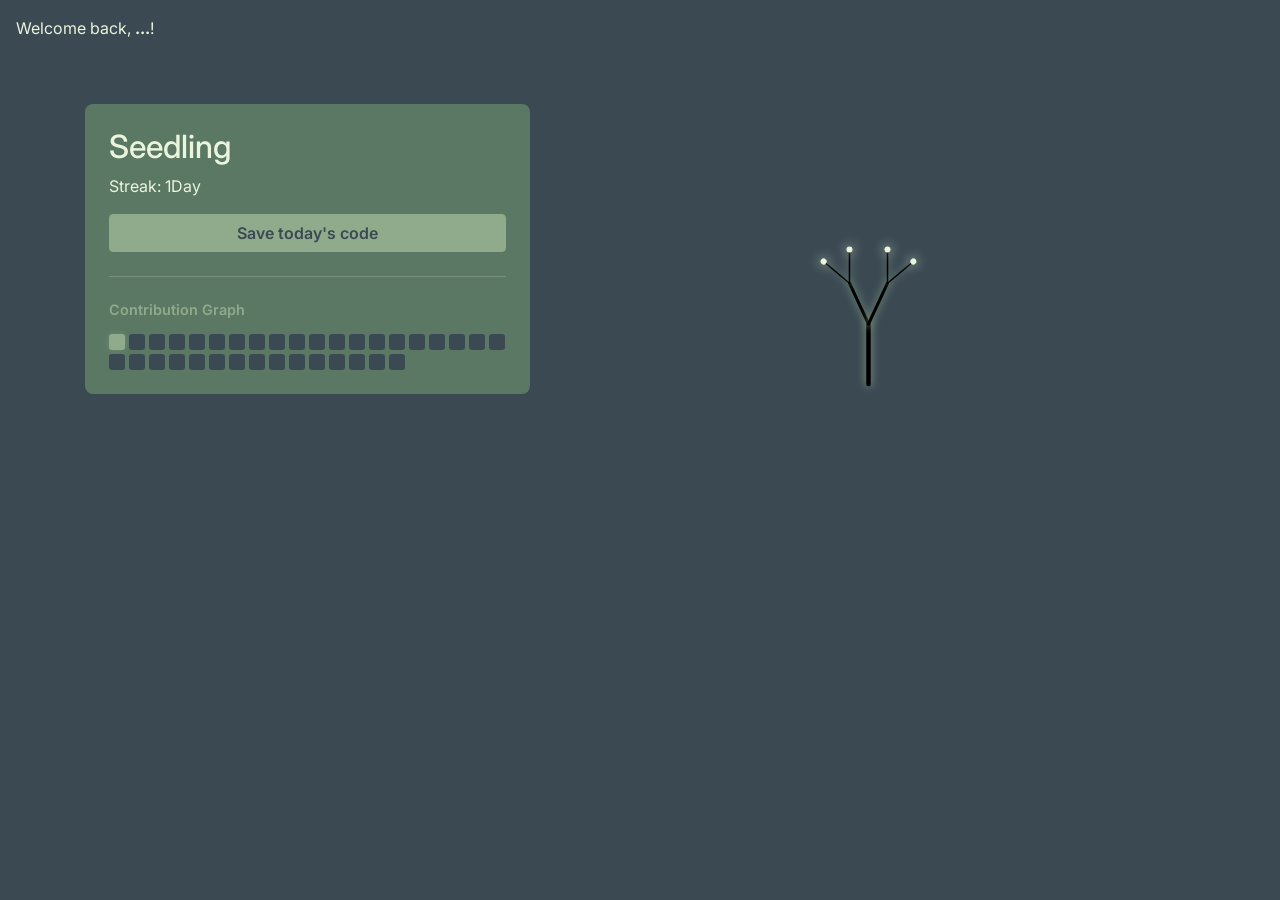
<file: CodeYourTree/frontend/index.html>
<!DOCTYPE html>
<html lang="en">

<head>
    <meta charset="UTF-8">
    <meta name="viewport" content="width=device-width, initial-scale=1.0">
    <title>Document</title>
    <link rel="preconnect" href="https://fonts.googleapis.com">
    <link rel="preconnect" href="https://fonts.gstatic.com" crossorigin>
    <link
        href="https://fonts.googleapis.com/css2?family=Inter:ital,opsz,wght@0,14..32,100..900;1,14..32,100..900&display=swap"
        rel="stylesheet">
    <link rel="stylesheet" href="https://cdn.jsdelivr.net/npm/bootstrap@4.4.1/dist/css/bootstrap.min.css"
        integrity="sha384-Vkoo8x4CGsO3+Hhxv8T/Q5PaXtkKtu6ug5TOeNV6gBiFeWPGFN9MuhOf23Q9Ifjh" crossorigin="anonymous">
    <script src="https://code.jquery.com/jquery-3.4.1.slim.min.js"
        integrity="sha384-J6qa4849blE2+poT4WnyKhv5vZF5SrPo0iEjwBvKU7imGFAV0wwj1yYfoRSJoZ+n"
        crossorigin="anonymous"></script>
    <script src="https://cdn.jsdelivr.net/npm/popper.js@1.16.0/dist/umd/popper.min.js"
        integrity="sha384-Q6E9RHvbIyZFJoft+2mJbHaEWldlvI9IOYy5n3zV9zzTtmI3UksdQRVvoxMfooAo"
        crossorigin="anonymous"></script>
    <script src="https://cdn.jsdelivr.net/npm/bootstrap@4.4.1/dist/js/bootstrap.min.js"
        integrity="sha384-wfSDF2E50Y2D1uUdj0O3uMBJnjuUD4Ih7YwaYd1iqfktj0Uod8GCExl3Og8ifwB6"
        crossorigin="anonymous"></script>
    <link rel="stylesheet" href="css/variables.css">
    <link rel="stylesheet" href="css/styles.css">
    <script src="js/main.js"></script>
</head>

<body>
    <header id="top-nav" class="dashboard-header d-flex justify-content-between align-items-center p-3 mb-4">
        <div class="user-info">
            <span>
                Welcome back, <strong id="display-username">...</strong>!
            </span>
        </div>
    </header>
    <div class="container mt-5">
        <div class="row">
            <!-- Left column for info and buttons here-->
            <div class="col-lg-5">
                <div class="card p-4 border-0 custom-card">
                    <h2 id="tree-rank">Seedling</h2>
                    <p>Streak: <span id="streak-count">1 </span>Day</p>
                    <button id="logBtn" class="btn btn-success w-100">Save today's code</button>
                    <div class="mt-4 pt-4 heatmap-container">
                        <h6 class="heatmap-title">Contribution Graph </h6>
                        <div id="heatmap" class="heatmap-grid"></div>
                    </div>
                </div>
            </div>
            <!-- Telefondaysan alta geç ve aranda biraz boşluk bırak (mt-4),
             ama bilgisayar ekranındaysan yan yana geç, 7 birim yer kapla ve
              gereksiz üst boşluğu sıfırla (col-lg-7 ve mt-lg-0 -->
            <div class="col-lg-7 mt-4 mt-lg-0">
                <canvas id="treeCanvas"></canvas>
            </div>
        </div>
    </div>

</body>

</html>
</file>
<file: CodeYourTree/frontend/css/variables.css>
:root {
    --bg-dark: #3B4953;
    --card-bg: #5A7863;
    --brand-green: #90AB8B;
    --text-main: #EBF4DD;
}
</file>
<file: CodeYourTree/frontend/css/styles.css>
/* * {
    outline: 1px solid rgba(255, 0, 0, 0.3) !important;
} */

body {
    background-color: var(--bg-dark);
    color: var(--text-main);
    font-family: 'Inter', sans-serif;
}

.btn-success {
    background-color: var(--brand-green) !important;
    border-color: var(--brand-green) !important;
    color: var(--bg-dark) !important;
    font-weight: 600;
}

.custom-card {
    background-color: var(--card-bg) !important;
    color: var(--text-main) !important;
    border-radius: 8px;
}

.heatmap-container {
    margin-top: 1.5rem;
    border-top: 1px solid rgba(235, 244, 221, 0.2);
}

.heatmap-title {
    color: var(--brand-green);
    font-size: 0.9rem;
    font-weight: 600;
    margin-bottom: 15px;
}

.heatmap-grid {
    display: flex;
    flex-wrap: wrap;
    gap: 4px;
}

.contribution-box {
    width: 16px;
    height: 16px;
    background-color: var(--bg-dark);
    transition: background-color 0.3s ease;
    border-radius: 3px;
}

.contribution-box.active {
    background-color: var(--brand-green);
    box-shadow: 0 0 6px rgba(144, 171, 139, 0.4);
}
</file>
